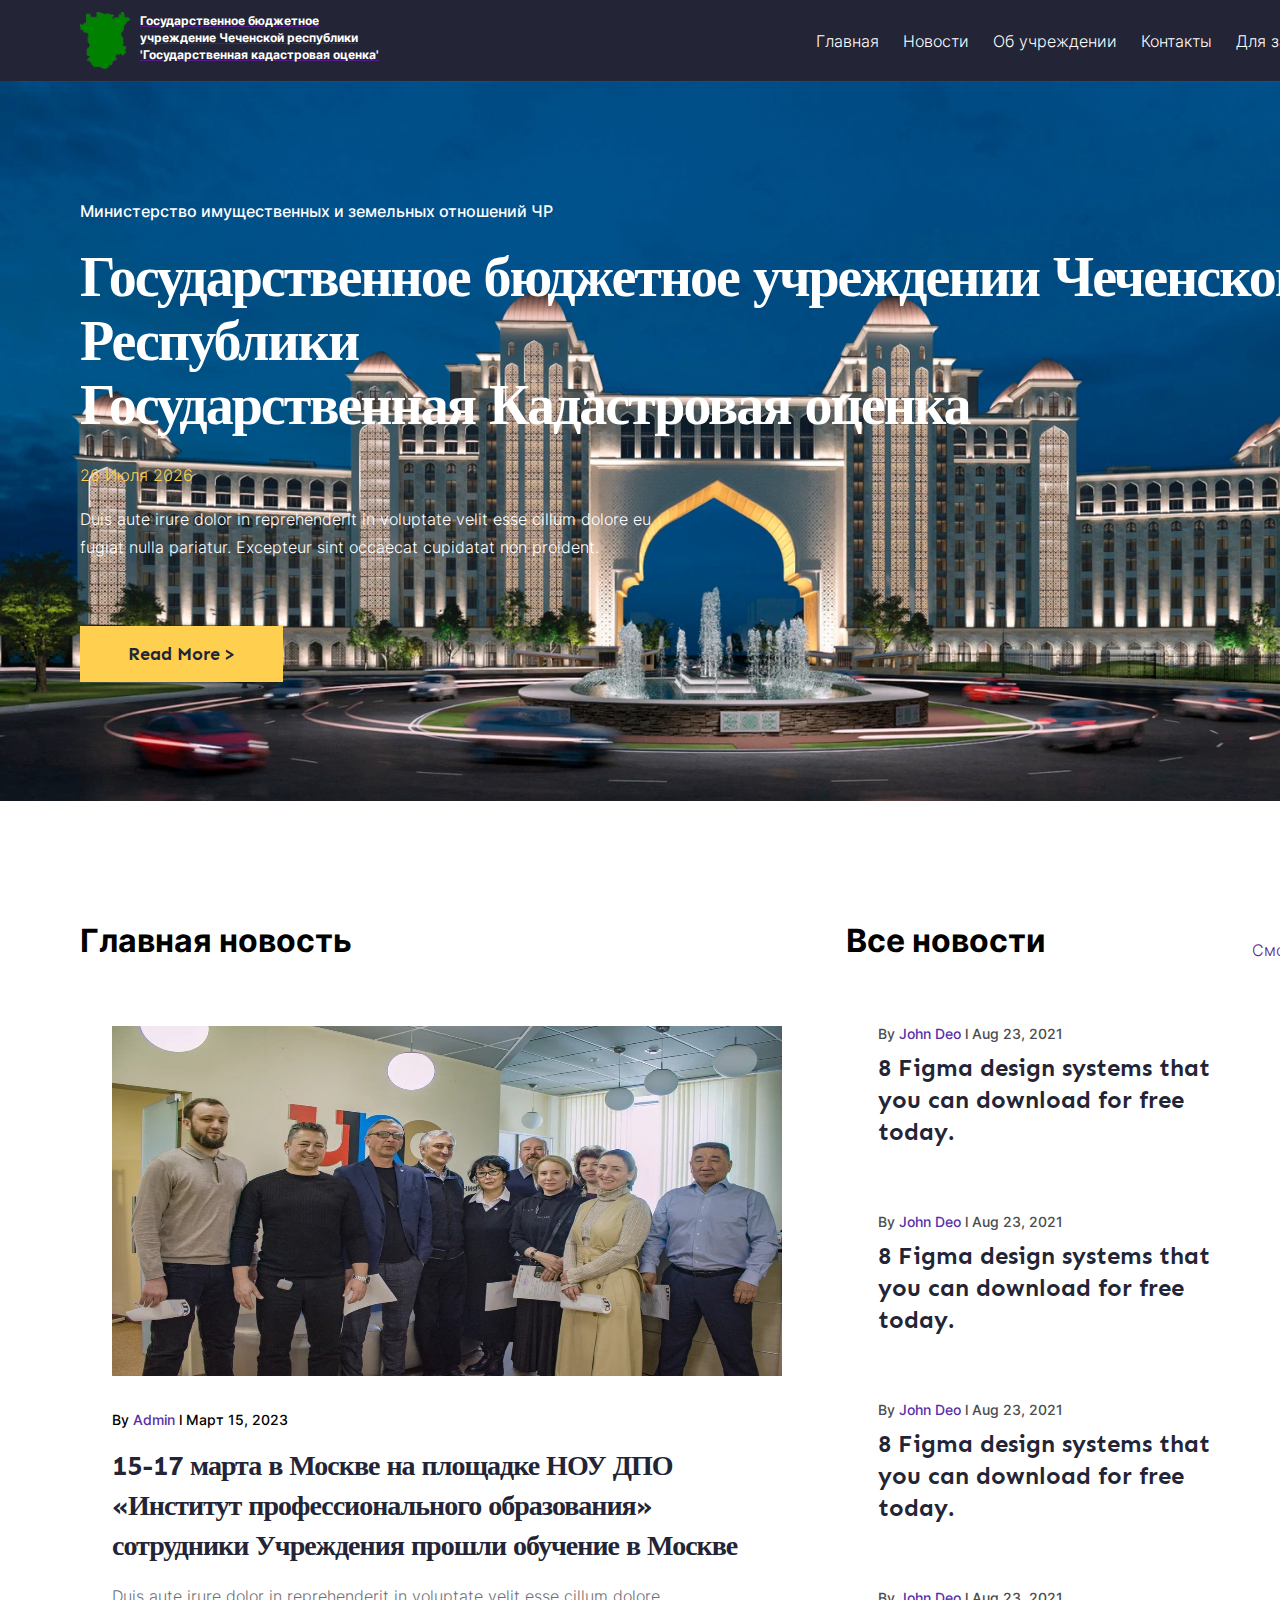
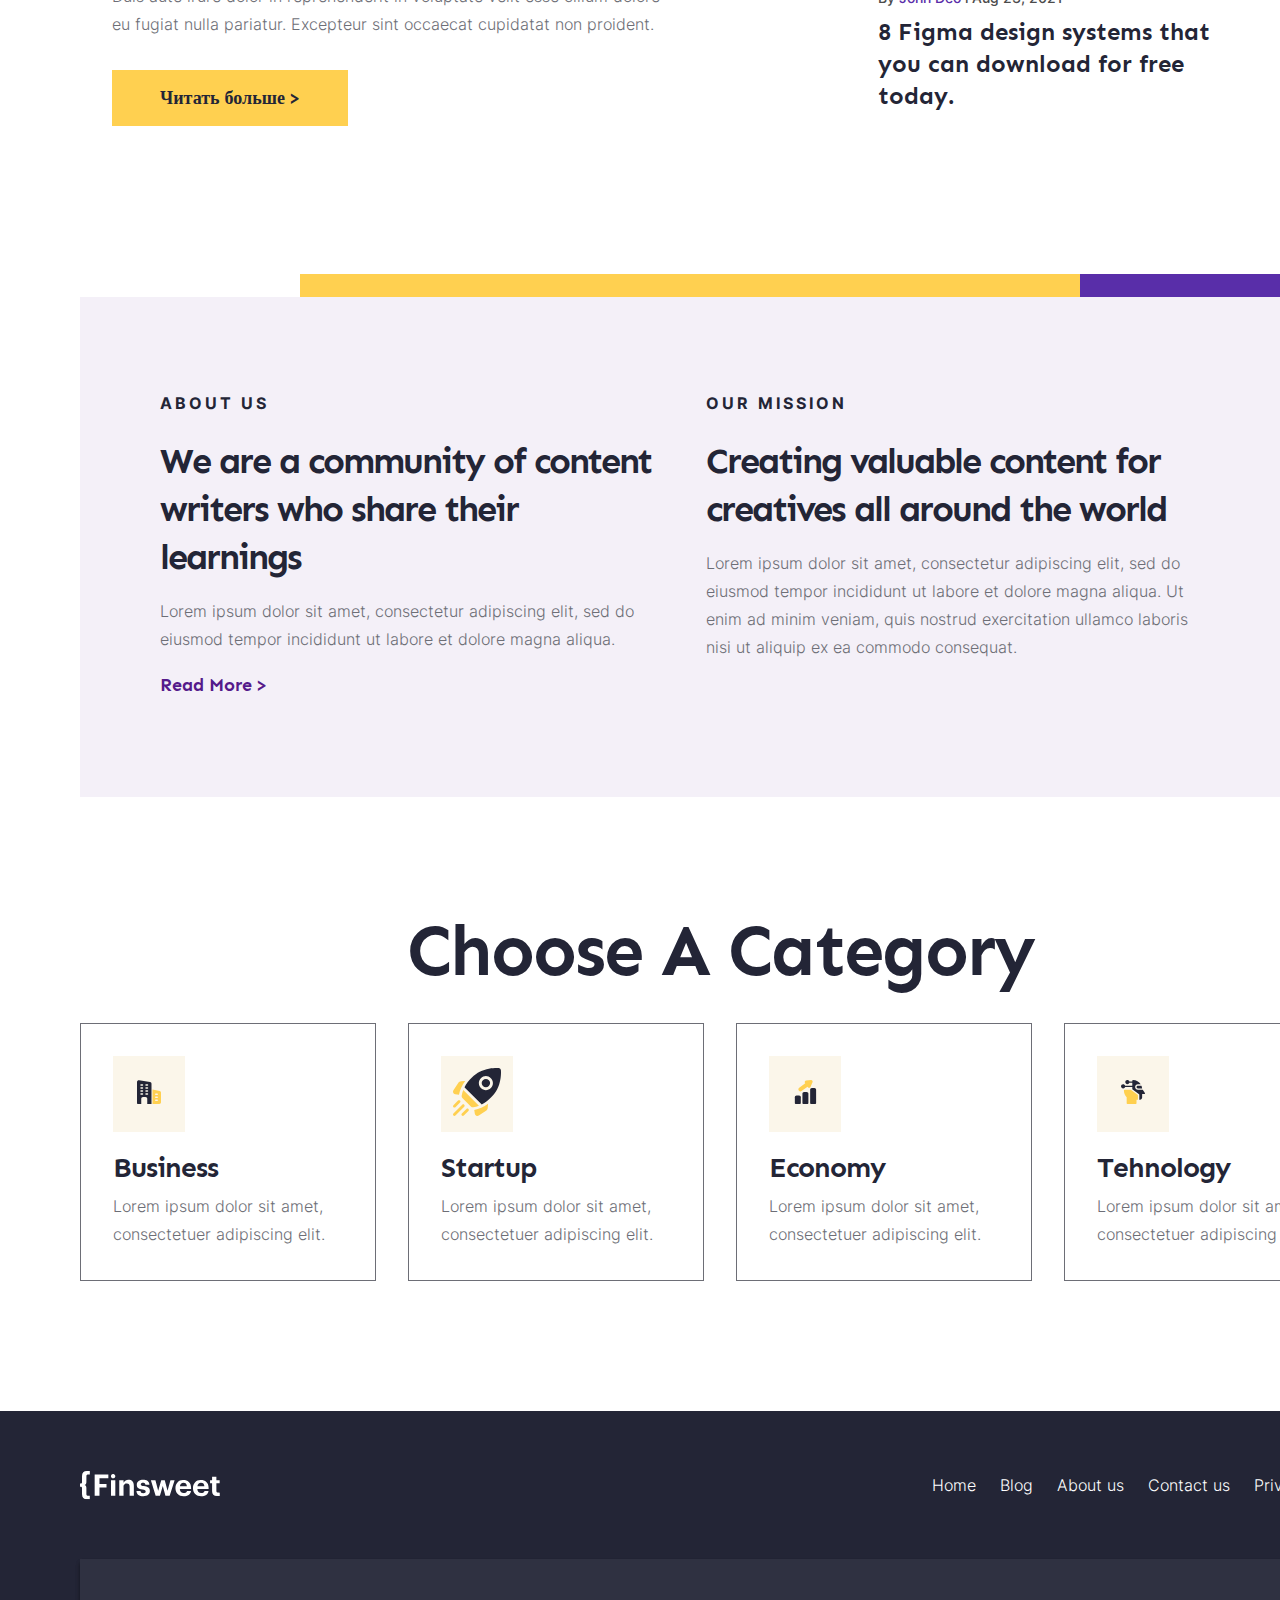
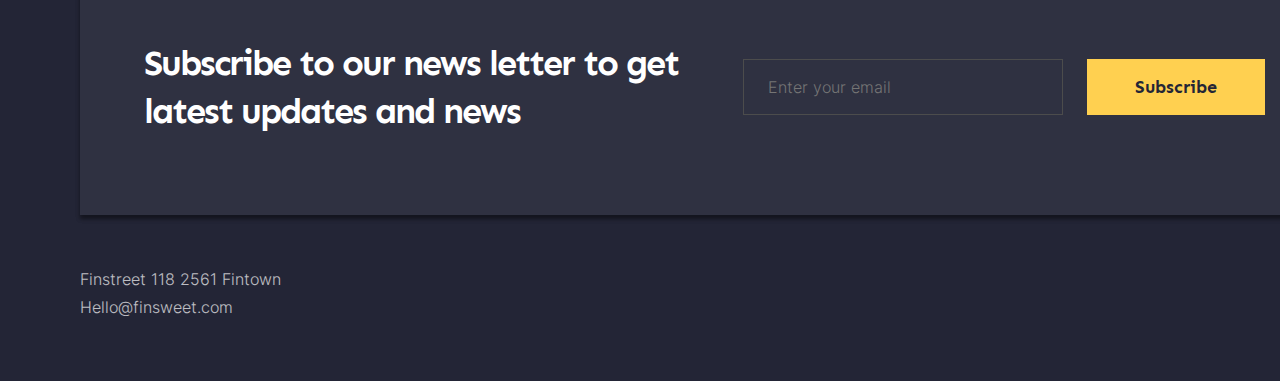
<file: index.html>
<!DOCTYPE html>
<html lang="en">
<head>
    <meta charset="UTF-8">
    <meta name="viewport" content="width=device-width, initial-scale=1.0">
    <link rel="stylesheet" href="fonts/fonts.css">
    <link rel="stylesheet" href="style.css">
    <title>GBU</title>
</head>
<body>
    <div class="container">
        <!----- header -------->
        <div class="header">
            <a href=""><div class="logo">
                <img class="logo__image-cart" src="images/cart.png" alt="#">
                <span>Государственное бюджетное учреждение Чеченской республики <br> 'Государственная кадастровая оценка'</span>
              
            </div></a>
            <div class="navigation">
                <ul class="list">
                    <li class="button__Home"><a href="index.html">Главная</a>
                        <div class="dropDown__menu">
                            <p>first</p>
                            <p>second</p>
                            <p>third</p>
                        </div>
                    </li>
                    <li><a href="blog.html">Новости</a> </li>
                    <li><a href="">Об учреждении</a></li>
                    <li><a href="contacts.html">Контакты</a> </li>
                    <li><a href="contacts.html">Для заявителей</a> </li>
                    <!-- <li class="button"><a href="#">Subscribe</a></li> -->
                </ul>
                
            </div>
        </div>
        
        <!-- main-content ----------->
        <div class="main-content">
            <div class="main-content__wrap">
                <p class="main-content__posted">Министерство имущественных и земельных отношений ЧР</span></p>
                <h1>Государственное бюджетное учреждении Чеченской Республики <br>Государственная Кадастровая оценка</h1>
                <p class="main-content__data"><span class="data"></span> <span class="month"></span> <span class="fullYear"></span> </p>
                <p class="main-content__text">Duis aute irure dolor in reprehenderit in voluptate velit esse cillum dolore eu <br> fugiat nulla pariatur. Excepteur sint occaecat cupidatat non proident.</p>
                <button>Read More ></button>
             </div>
        </div>


        <div class="wrapper">
        <!------POSTS----------->
            <div class="posts">
                <div class="posts__featured">
                    <h1>Главная новость</h1>
                    <div class="featured__content">
                        <img src="images/screenshot_5.jpg" alt="#">
                        <p class="featured__content_data">By <span> Admin </span> l  Март 15, 2023 </p>
                        <p class="featured__content_title">15-17 марта в Москве на площадке НОУ ДПО «Институт профессионального образования» сотрудники Учреждения прошли обучение в Москве</p>
                        <p class="featured__content_text">Duis aute irure dolor in reprehenderit in voluptate velit esse cillum dolore <br>
                             eu fugiat nulla pariatur. Excepteur sint occaecat cupidatat non proident.</p>
                        <div class="featured__content_button"><a href=""> Читать больше > </a></div>
                    </div>
                </div>
                <div class="posts__all_posts">
                    <div class="posts__all_posts_header">
                        <h1>Все новости</h1>
                        <a href=""><span>Смотреть всё</span></a>
                    </div>

                    <div class="column__wrapper">
                        <div class="column">
                            <a href="">
                                <div class="column__data">  By <span>John Deo </span> l Aug 23, 2021 </div>
                                <h1>8 Figma design systems that you can download for free today.</h1>
                            </a>
                        </div>

                        <div class="column">
                            <a href="">
                                <div class="column__data">  By <span>John Deo </span> l Aug 23, 2021 </div>
                                <h1>8 Figma design systems that you can download for free today.</h1>
                            </a>
                        </div>
                        <div class="column">
                            <a href="">
                            <div class="column__data">  By <span>John Deo </span> l Aug 23, 2021 </div>
                            <h1>8 Figma design systems that you can download for free today.</h1>
                            </a>
                        </div>
                        <div class="column">
                            <a href="">
                            <div class="column__data">  By <span>John Deo </span> l Aug 23, 2021 </div>
                            <h1>8 Figma design systems that you can download for free today.</h1>
                            </a>
                        </div>
                    </div>
                </div>
            </div>

            <div class="about__us">
                <div class="about__us_head">
                    <div class="left_side"></div>
                    <div class="right_side"></div>
                </div>
                <div class="about__us__content">
                    <div class="content__left">
                        <p class="content_left_title">ABOUT US</p>
                        <h1>We are a community of content writers who share their learnings</h1>
                        <p class="content_left_text">Lorem ipsum dolor sit amet, consectetur adipiscing elit, sed do eiusmod tempor incididunt ut labore et dolore magna aliqua.</p>
                        <div class="content__left_button"><a href="">Read More ></a></div>
                    </div>

                    <div class="content__left">
                        <p class="content_left_title">OUR MISSION</p>
                        <h1>Creating valuable content for creatives all around the world</h1>
                        <p class="content_left_text">Lorem ipsum dolor sit amet, consectetur adipiscing elit, sed do eiusmod tempor incididunt ut labore et dolore magna aliqua. Ut enim ad minim veniam, quis nostrud exercitation ullamco laboris nisi ut aliquip ex ea commodo consequat.</p>
                        
                    </div>
                    <div class="content__right"></div>
                </div>
            </div>

            <div class="category">
                <div class="category__title"><h1>Choose A Category</h1></div>
                <div class="category__wrapper">
                    <div class="category__wrapper_column">
                        <div class="column_icon"><img src="images/business-icon.svg" alt=""></div>
                        <h1>Business</h1>
                        <p>Lorem ipsum dolor sit amet, consectetuer adipiscing elit.</p>
                    </div>
                    <div class="category__wrapper_column">
                        <div class="column_icon"><img src="images/startup-icon.svg" alt=""></div>
                        <h1>Startup</h1>
                        <p>Lorem ipsum dolor sit amet, consectetuer adipiscing elit.</p>
                    </div>
                    <div class="category__wrapper_column">
                        <div class="column_icon"><img src="images/economy-icon.svg" alt=""></div>
                        <h1>Economy</h1>
                        <p>Lorem ipsum dolor sit amet, consectetuer adipiscing elit.</p>
                    </div>
                    <div class="category__wrapper_column">
                        <div class="column_icon"><img src="images/tehnology-icon.svg" alt=""></div>
                        <h1>Tehnology</h1>
                        <p>Lorem ipsum dolor sit amet, consectetuer adipiscing elit.</p>
                    </div>
                   
                    
                </div>
            </div>


            

        </div>

        <div class="footer">
            <div class="footer-header">
                <div class="footer-header_logo"><img src="images/Logo.svg" alt=""></div>
                <div class="footer-header_menu">
                    <ul class="footer-list">
                        <li><a href="index.html">Home</a></li>
                        <li><a href="blog.html"> Blog</a></li>
                        <li><a href="#">About us</a></li> 
                        <li><a href="contacts.html"> Contact us</a></li>
                        <li><a href="privacy_Policy.html"> Privacy Policy</a></li>
                    </ul>
                </div>
            </div>
            <div class="footer-form">
                <div class="footer-form__title">
                    <h1>
                        Subscribe to our news letter to get latest updates and news
                    </h1>
                </div>
                <div class="footer-form__input">
                    <input type="text" placeholder="Enter your email">
                    <div class="footer-form__button">Subscribe</div>
                </div>
            </div>

            <div class="footer-contacts">
                <div class="footer-contacts__addres">
                    <p>Finstreet 118 2561 Fintown</p>
                    <p>Hello@finsweet.com  </p>
                </div>
            </div>

        </div>
    </div>
    <script src="script.js"></script>
</body>
</html>
</file>
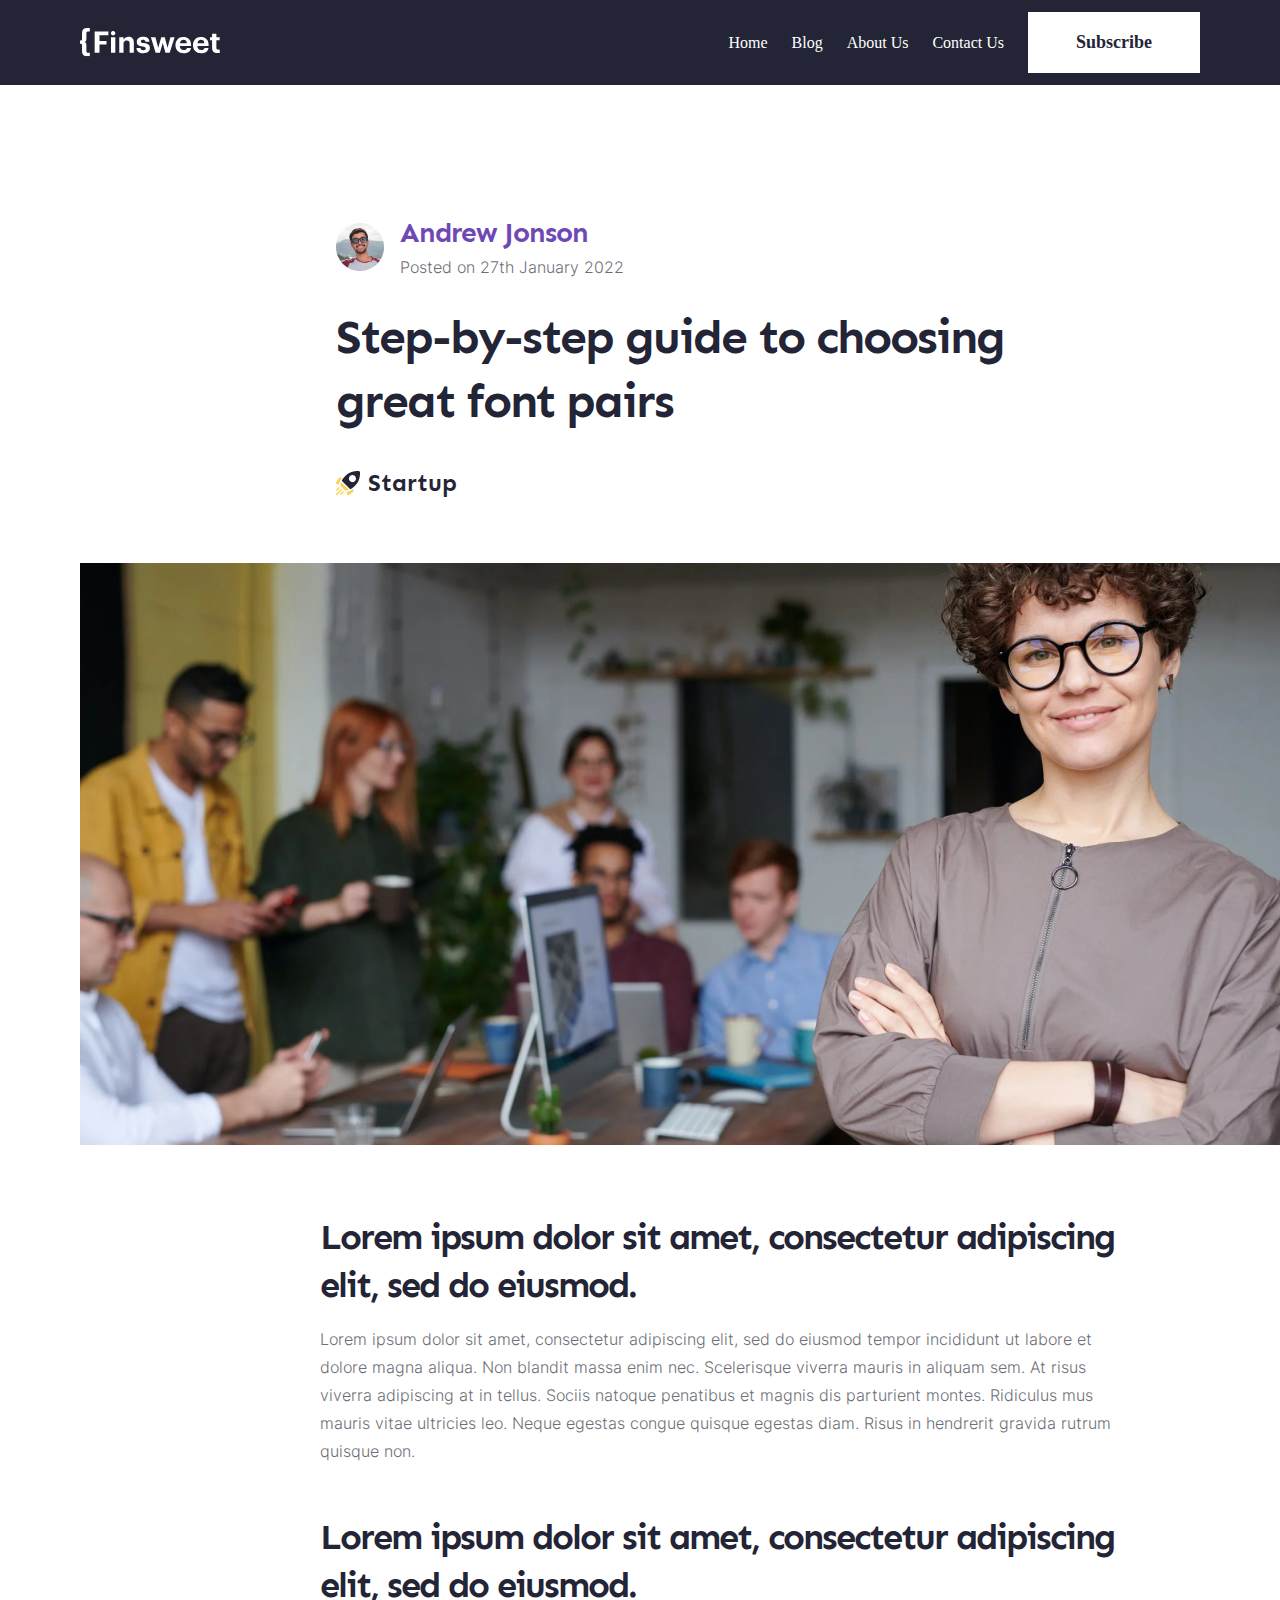
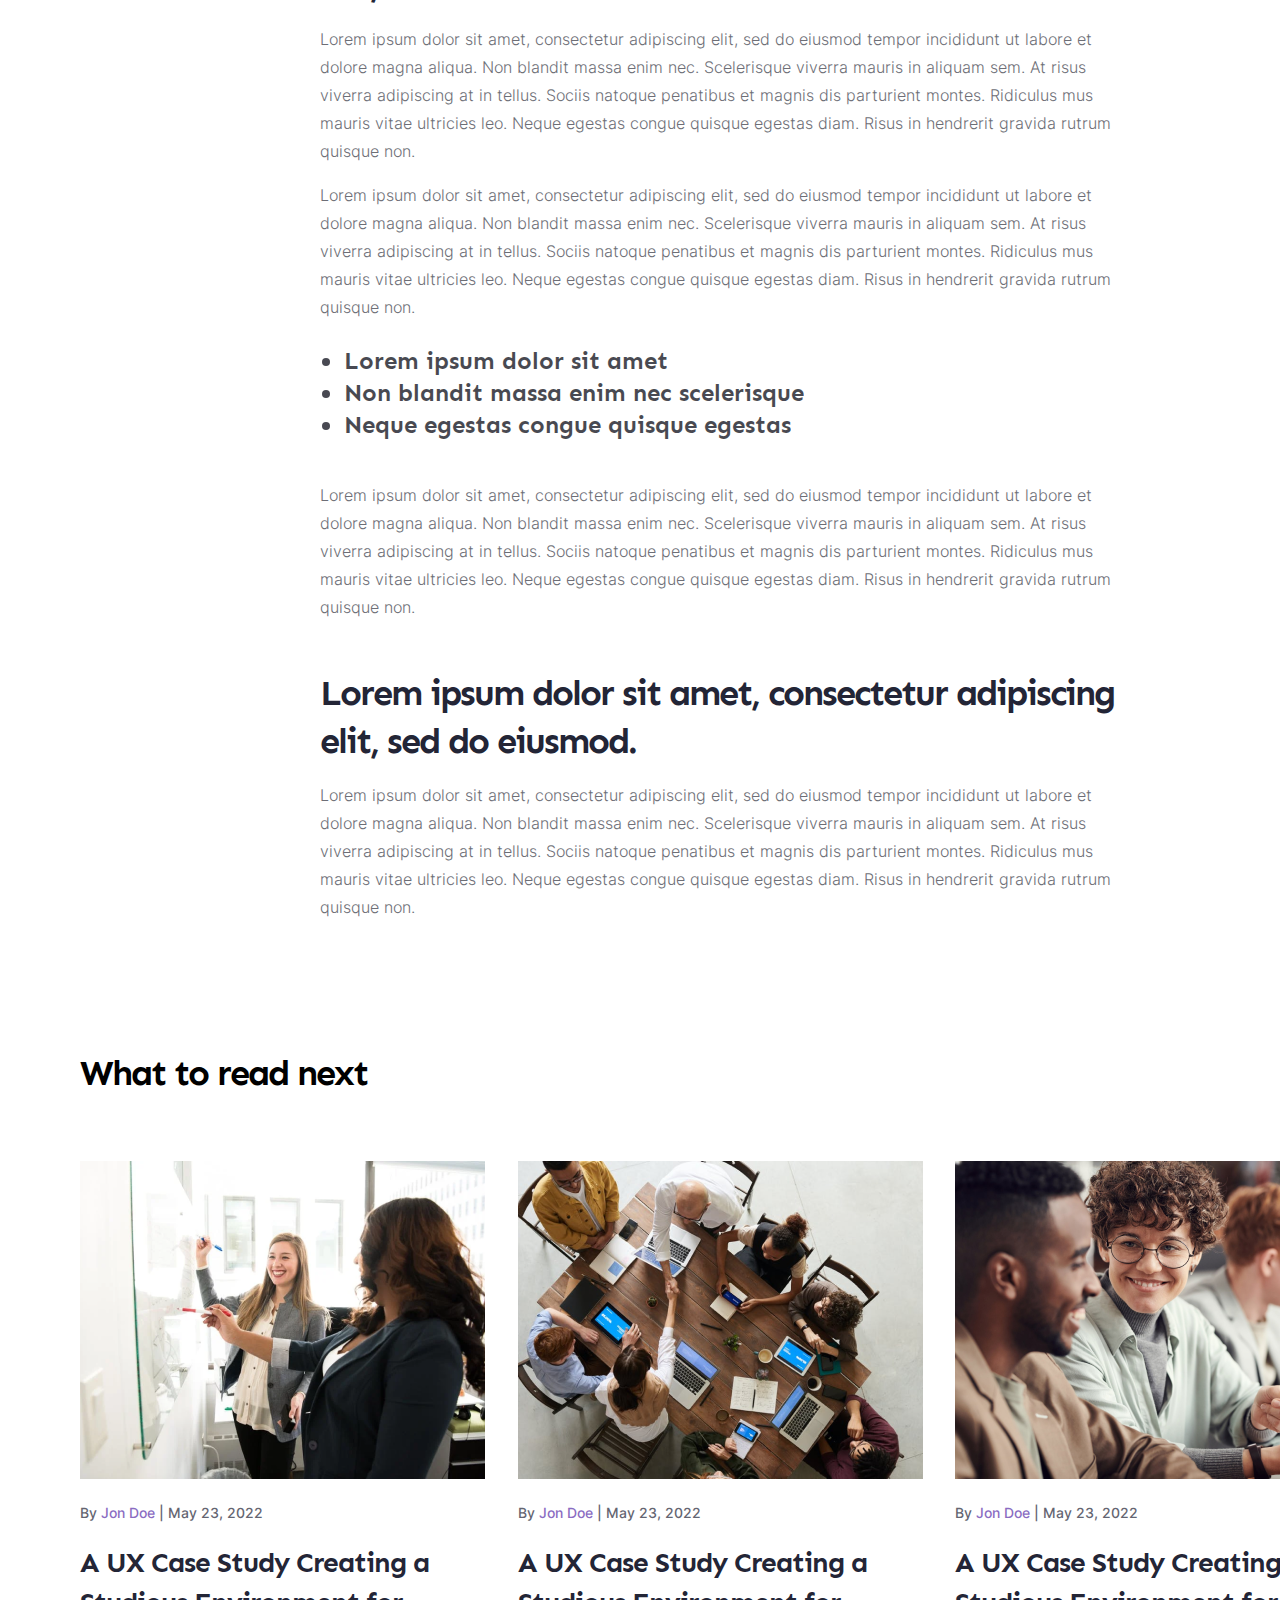
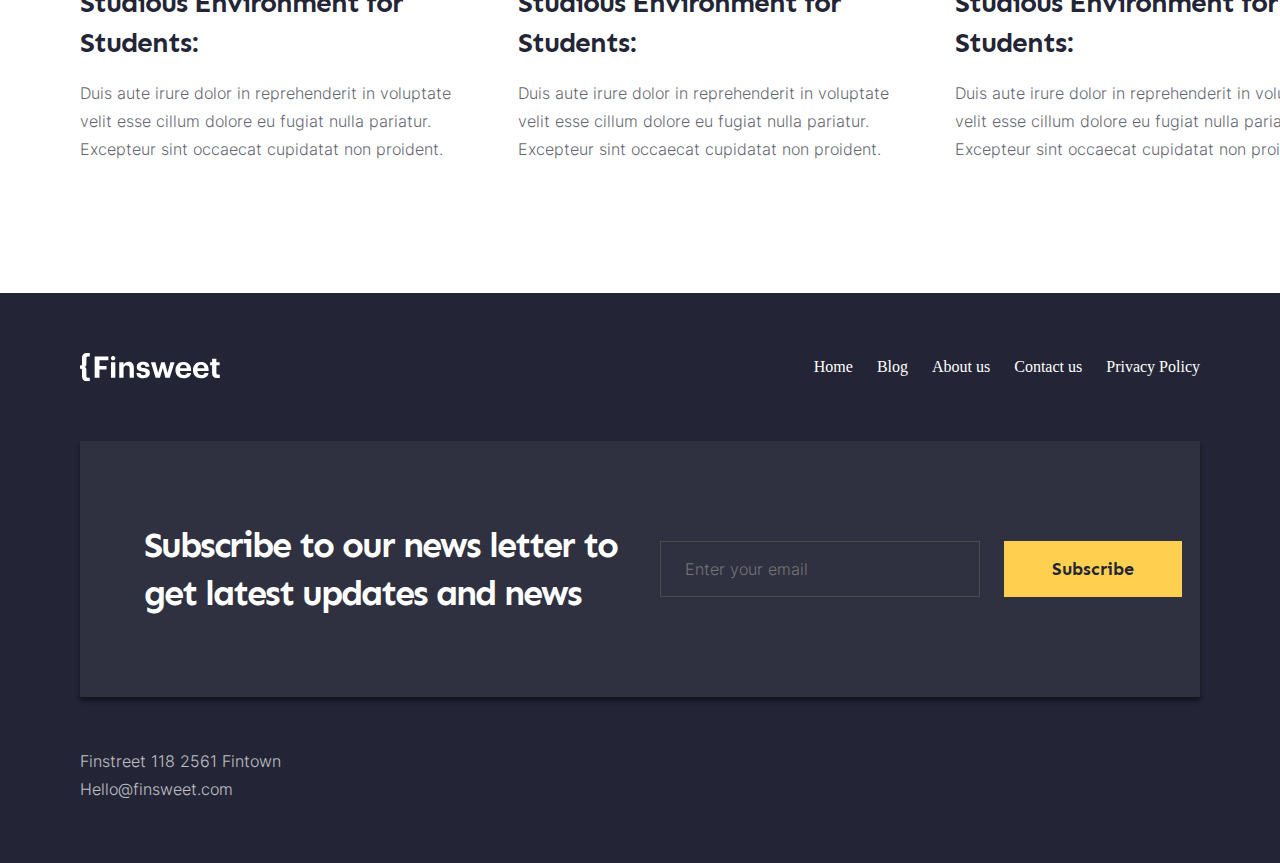
<file: Blog-post.html>
<!DOCTYPE html>
<html lang="en">
<head>
    <meta charset="UTF-8">
    <meta name="viewport" content="width=device-width, initial-scale=1.0">
    <link rel="stylesheet" href="fonts/fonts.css">
    <link rel="stylesheet" href="style.css">
    <title>GBU</title>
</head>
</head>
<body>
    
    <div class="header">
        <div class="logo"><img src="images/Logo.svg" alt="#"></div>
        <div class="navigation">
            <ul class="list">
                <li><a href="index.html">Home</a></li>
                <li><a href="blog.html">Blog</a> </li>
                <li><a href=""> About Us</a></li>
                <li><a href="contacts.html">Contact Us</a> </li>
                <li class="button"><a href="#"> Subscribe</a></li>
            </ul>
        </div>
    </div>
    <div class="container">
    <div class="post-info">
            
            <div class="author">
                <img src="images/blog-post-author.png" alt="#">
                <div>
                    <p class="author-name">Andrew Jonson</p>
                    <p>Posted on 27th January 2022</p>
                </div>
            </div>
            <h1>Step-by-step guide to choosing great font pairs</h1>
            <div class="post-subtitle">
                <img src="images/blog-post-icon.png" alt="">
                <span>Startup</span>
            </div>
    </div>

    <div class="post-bigImage">
        <img src="images/blog-post-image.png" alt="">
    </div>

    <div class="post-description">
        <h1>Lorem ipsum dolor sit amet, consectetur adipiscing elit, sed do eiusmod.</h1>
        <p>Lorem ipsum dolor sit amet, consectetur adipiscing elit, sed do eiusmod tempor incididunt ut labore et dolore magna aliqua. Non blandit massa enim nec. Scelerisque viverra mauris in aliquam sem. At risus viverra adipiscing at in tellus. Sociis natoque penatibus et magnis dis parturient montes. Ridiculus mus mauris vitae ultricies leo. Neque egestas congue quisque egestas diam. Risus in hendrerit gravida rutrum quisque non.</p>

        <h1>Lorem ipsum dolor sit amet, consectetur adipiscing elit, sed do eiusmod.</h1>
        <p>Lorem ipsum dolor sit amet, consectetur adipiscing elit, sed do eiusmod tempor incididunt ut labore et dolore magna aliqua. Non blandit massa enim nec. Scelerisque viverra mauris in aliquam sem. At risus viverra adipiscing at in tellus. Sociis natoque penatibus et magnis dis parturient montes. Ridiculus mus mauris vitae ultricies leo. Neque egestas congue quisque egestas diam. Risus in hendrerit gravida rutrum quisque non.</p>
        <p>Lorem ipsum dolor sit amet, consectetur adipiscing elit, sed do eiusmod tempor incididunt ut labore et dolore magna aliqua. Non blandit massa enim nec. Scelerisque viverra mauris in aliquam sem. At risus viverra adipiscing at in tellus. Sociis natoque penatibus et magnis dis parturient montes. Ridiculus mus mauris vitae ultricies leo. Neque egestas congue quisque egestas diam. Risus in hendrerit gravida rutrum quisque non.</p>

        <ul class="post-description__list">
            <li>Lorem ipsum dolor sit amet</li>
            <li>Non blandit massa enim nec scelerisque</li>
            <li>Neque egestas congue quisque egestas</li>
        </ul>

        <p>Lorem ipsum dolor sit amet, consectetur adipiscing elit, sed do eiusmod tempor incididunt ut labore et dolore magna aliqua. Non blandit massa enim nec. Scelerisque viverra mauris in aliquam sem. At risus viverra adipiscing at in tellus. Sociis natoque penatibus et magnis dis parturient montes. Ridiculus mus mauris vitae ultricies leo. Neque egestas congue quisque egestas diam. Risus in hendrerit gravida rutrum quisque non.</p>

        <h1>Lorem ipsum dolor sit amet, consectetur adipiscing elit, sed do eiusmod.</h1>
        <p>Lorem ipsum dolor sit amet, consectetur adipiscing elit, sed do eiusmod tempor incididunt ut labore et dolore magna aliqua. Non blandit massa enim nec. Scelerisque viverra mauris in aliquam sem. At risus viverra adipiscing at in tellus. Sociis natoque penatibus et magnis dis parturient montes. Ridiculus mus mauris vitae ultricies leo. Neque egestas congue quisque egestas diam. Risus in hendrerit gravida rutrum quisque non.</p>

    </div>

    <div class="what-next">
        <h1 class="what-next__title">What to read next</h1>
        <div class="what-next__wrapper">
            <div class="what-next__column">
                <img src="images/blog-post-whatNext-image.png" alt="#">
                <p class="what-next__column_data">By <span> Jon Doe</span> | May 23, 2022</p>
                <h1>A UX Case Study Creating a Studious Environment for Students:</h1>
                <p>Duis aute irure dolor in reprehenderit in voluptate velit esse cillum dolore eu fugiat nulla pariatur. Excepteur sint occaecat cupidatat non proident.</p>
            </div>
            <div class="what-next__column">
                <img src="images/blog-post-whatNext-image2.png" alt="#">
                <p class="what-next__column_data">By <span> Jon Doe</span> | May 23, 2022</p>
                <h1>A UX Case Study Creating a Studious Environment for Students:</h1>
                <p>Duis aute irure dolor in reprehenderit in voluptate velit esse cillum dolore eu fugiat nulla pariatur. Excepteur sint occaecat cupidatat non proident.</p>
            </div>
            <div class="what-next__column">
                <img src="images/blog-post-whatNext-image3.png" alt="#">
                <p class="what-next__column_data">By <span> Jon Doe</span> | May 23, 2022</p>
                <h1>A UX Case Study Creating a Studious Environment for Students:</h1>
                <p>Duis aute irure dolor in reprehenderit in voluptate velit esse cillum dolore eu fugiat nulla pariatur. Excepteur sint occaecat cupidatat non proident.</p>
            </div>
        </div>
    </div>
</div>
<div class="footer">
    <div class="footer-header">
        <div class="footer-header_logo"><img src="images/Logo.svg" alt=""></div>
        <div class="footer-header_menu">
            <ul class="footer-list">
                <li><a href="index.html">Home</a></li>
                <li><a href="blog.html">Blog</a></li>
                <li><a href="#">About us</a></li> 
                <li><a href="contacts.html">Contact us</a></li>
                <li><a href="privacy_Policy.html">Privacy Policy</a></li>
            </ul>
        </div>
    </div>
    <div class="footer-form">
        <div class="footer-form__title">
            <h1>
                Subscribe to our news letter to get latest updates and news
            </h1>
        </div>
        <div class="footer-form__input">
            <input type="text" placeholder="Enter your email">
            <div class="footer-form__button">Subscribe</div>
        </div>
    </div>

    <div class="footer-contacts">
        <div class="footer-contacts__addres">
            <p>Finstreet 118 2561 Fintown</p>
            <p>Hello@finsweet.com  </p>
        </div>
    </div>

</div>
</body>
</html>
</file>
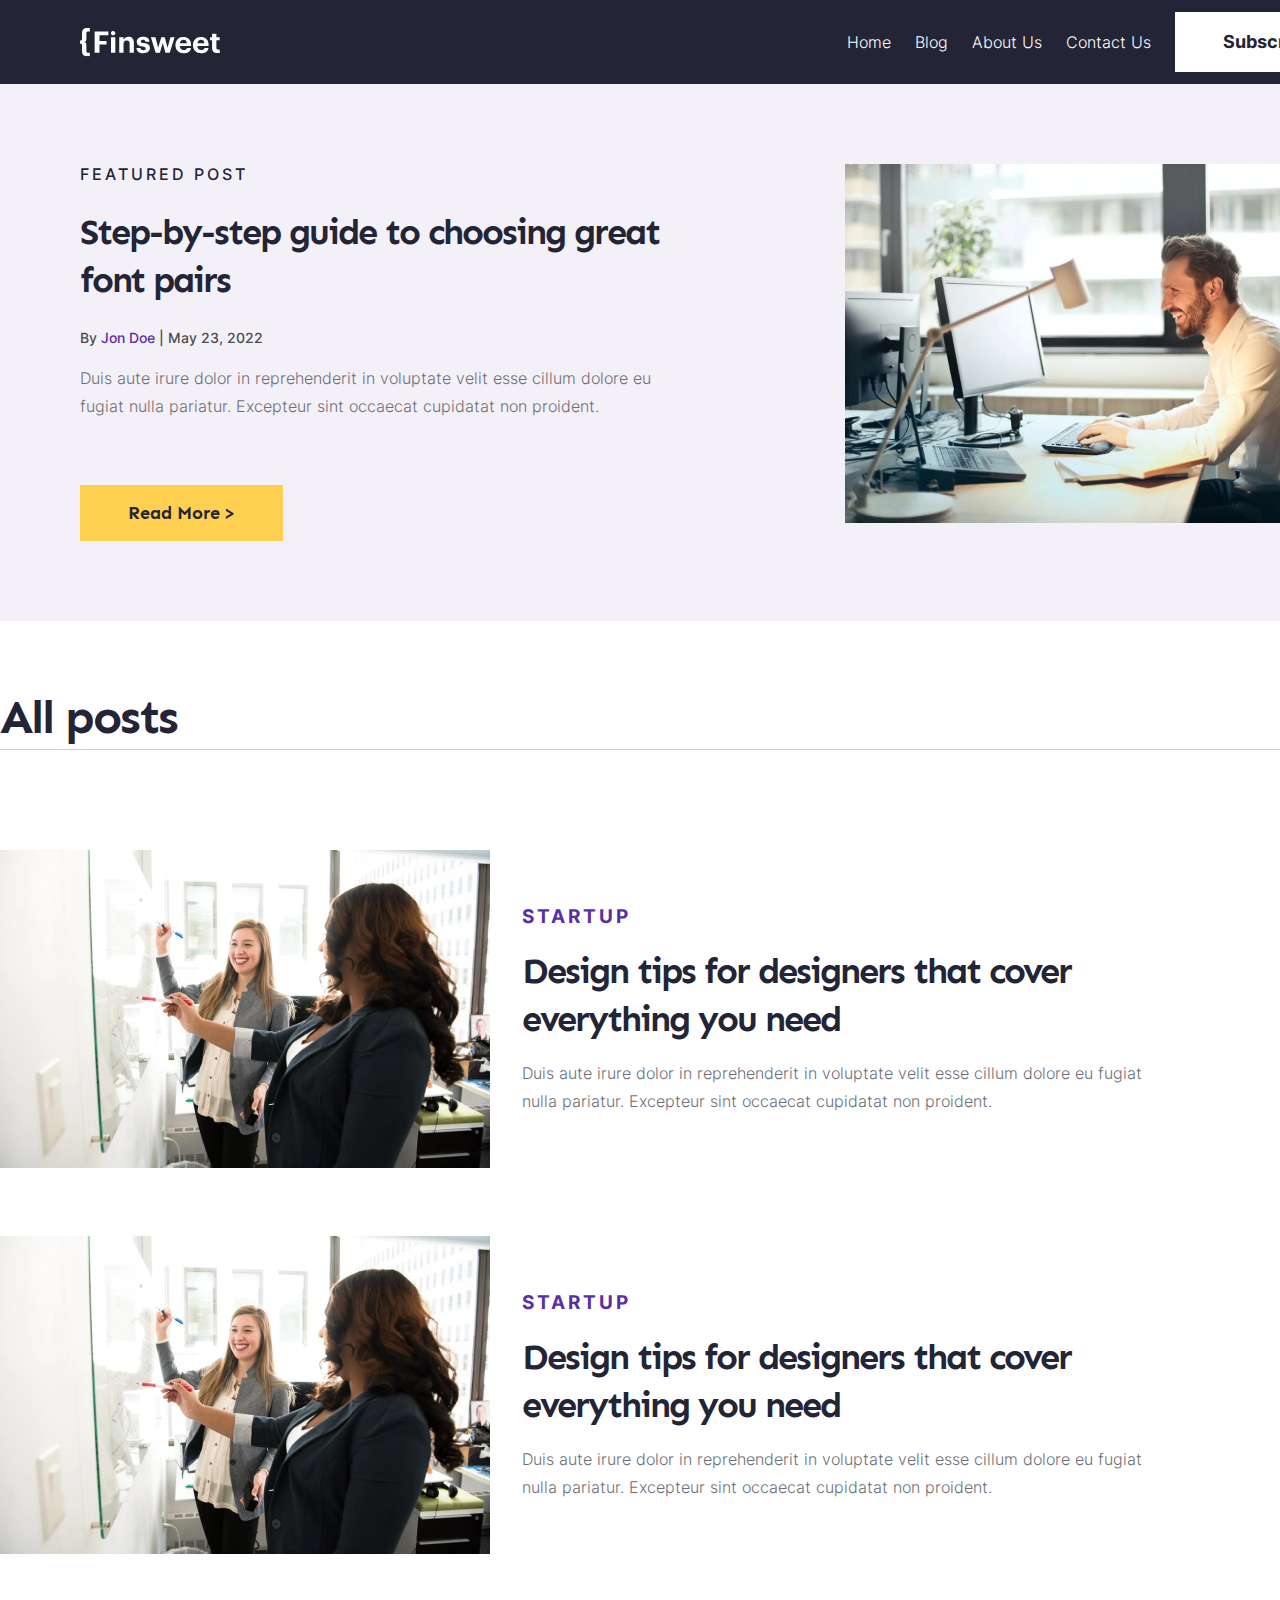
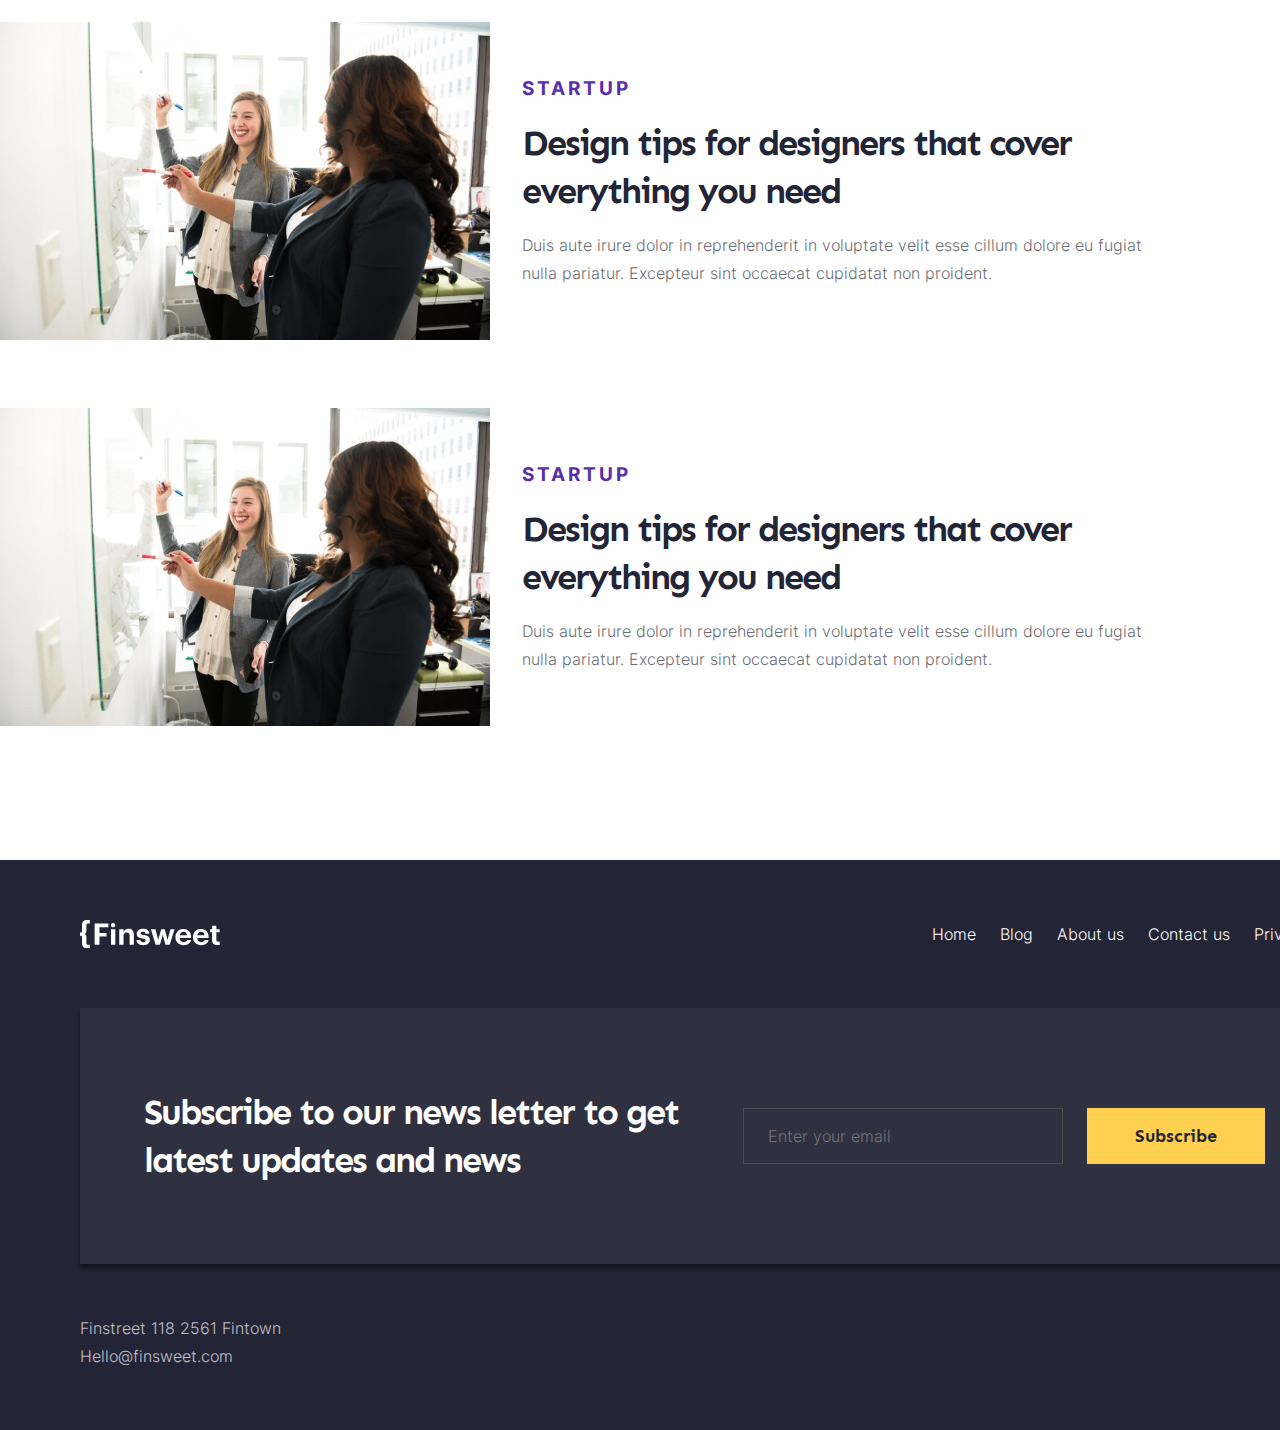
<file: blog.html>
<!DOCTYPE html>
<html lang="en">
<head>
    <meta charset="UTF-8">
    <meta name="viewport" content="width=device-width, initial-scale=1.0">
    <link rel="stylesheet" href="fonts/fonts.css">
    <link rel="stylesheet" href="style.css">
    <title>BLOG</title>
</head>
<body>
    <div class="container">
        <div class="header">
            <div class="logo"><img src="images/Logo.svg" alt="#"></div>
            <div class="navigation">
                <ul class="list">
                    <li> <a href="index.html">Home</a></li>
                    <li><a href="blog.html">Blog</a> </li>
                    <li><a href=""> About Us</a></li>
                    <li><a href="contacts.html">Contact Us</a> </li>
                    <li class="button"><a href="#"> Subscribe</a></li>
                </ul>
            </div>
        </div>
    

    <div class="main-content main-content__BLOG">
        <div class="main-content__wrap main-content__wrap_BLOG">
            <div class="main-content__leftSide">
                <p class="main-content__posted">Featured Post</p>
                <h1>Step-by-step guide to choosing great <br> font pairs</h1>
                <p class="main-content__data">By <span> Jon Doe</span> | May 23, 2022</p>
                <p class="main-content__text">Duis aute irure dolor in reprehenderit in voluptate velit esse cillum dolore eu <br> fugiat nulla pariatur. Excepteur sint occaecat cupidatat non proident.</p>
                <button>Read More ></button>
            </div>

            <div class="main-content__image">
                <img src="images/blog-mainContent-image.png" alt="">
            </div>

        </div>
    </div>

    <div class="posts_wrapper">
        <div class="posts_title">All posts</div>
        <div class="posts_title__line"></div>
        <div class="posts_column">
            <div class="posts_column__image">
                <img src="images/post-column-image.png" alt="">
            </div>
            <div class="posts_column__content">
                <h3>Startup</h3>
                <h1>Design tips for designers that cover everything you need</h1>
                <p>
                    Duis aute irure dolor in reprehenderit in voluptate velit esse cillum dolore eu fugiat nulla pariatur. Excepteur sint occaecat cupidatat non proident. 
                </p>
            </div>
        </div>

        <div class="posts_column">
            <div class="posts_column__image">
                <img src="images/post-column-image.png" alt="">
            </div>
            <div class="posts_column__content">
                <h3>Startup</h3>
                <h1>Design tips for designers that cover everything you need</h1>
                <p>
                    Duis aute irure dolor in reprehenderit in voluptate velit esse cillum dolore eu fugiat nulla pariatur. Excepteur sint occaecat cupidatat non proident. 
                </p>
            </div>
        </div>
        <div class="posts_column">
            <div class="posts_column__image">
                <img src="images/post-column-image.png" alt="">
            </div>
            <div class="posts_column__content">
                <h3>Startup</h3>
                <h1>Design tips for designers that cover everything you need</h1>
                <p>
                    Duis aute irure dolor in reprehenderit in voluptate velit esse cillum dolore eu fugiat nulla pariatur. Excepteur sint occaecat cupidatat non proident. 
                </p>
            </div>
        </div>
        <div class="posts_column">
            <div class="posts_column__image">
                <img src="images/post-column-image.png" alt="">
            </div>
            <div class="posts_column__content">
                <h3>Startup</h3>
                <h1>Design tips for designers that cover everything you need</h1>
                <p>
                    Duis aute irure dolor in reprehenderit in voluptate velit esse cillum dolore eu fugiat nulla pariatur. Excepteur sint occaecat cupidatat non proident. 
                </p>
            </div>
        </div>
    </div>

    <div class="footer">
        <div class="footer-header">
            <div class="footer-header_logo"><img src="images/Logo.svg" alt=""></div>
            <div class="footer-header_menu">
                <ul class="footer-list">
                    <li><a href="index.html">Home</a></li>
                    <li><a href="blog.html"> Blog</a></li>
                    <li><a href="#"> About us</a></li> 
                    <li><a href="contacts.html"> Contact us</a></li>
                    <li><a href="privacy_Policy.html"> Privacy Policy</a></li>
                </ul>
            </div>
        </div>
        <div class="footer-form">
            <div class="footer-form__title">
                <h1>
                    Subscribe to our news letter to get latest updates and news
                </h1>
            </div>
            <div class="footer-form__input">
                <input type="text" placeholder="Enter your email">
                <div class="footer-form__button">Subscribe</div>
            </div>
        </div>

        <div class="footer-contacts">
            <div class="footer-contacts__addres">
                <p>Finstreet 118 2561 Fintown</p>
                <p>Hello@finsweet.com  </p>
            </div>
        </div>

    </div>
</div>
</body>
</html>
</file>
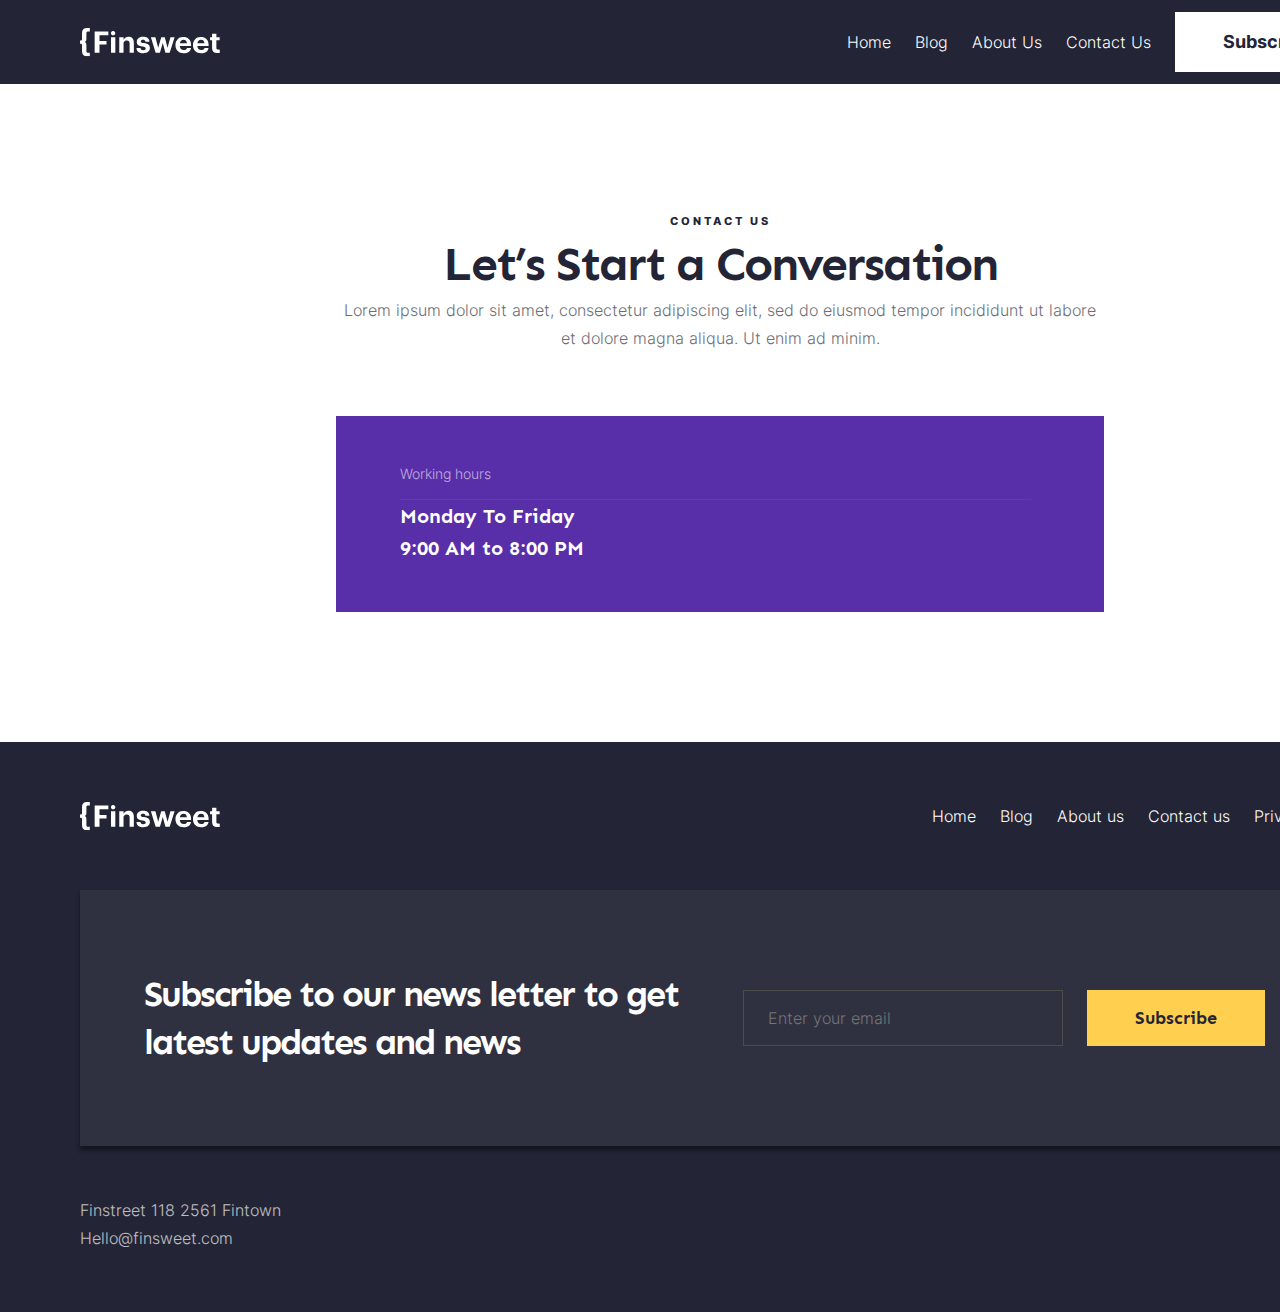
<file: contacts.html>
<!DOCTYPE html>
<html lang="en">
<head>
    <meta charset="UTF-8">
    <meta name="viewport" content="width=device-width, initial-scale=1.0">
    <link rel="stylesheet" href="fonts/fonts.css">
    <link rel="stylesheet" href="style.css">
    <title>Contact</title>
</head>
<body>
    <div class="container">
        <div class="header">
            <div class="logo"><img src="images/Logo.svg" alt="#"></div>
            <div class="navigation">
                <ul class="list">
                    <li><a href="index.html">Home</a></li>
                    <li><a href="blog.html">Blog</a> </li>
                    <li><a href="">About Us</a></li>
                    <li><a href="contacts.html">Contact Us</a> </li>
                    <li class="button"><a href="#"> Subscribe</a></li>
                </ul>
            </div>
        </div> 

        <div class="contact__content">
            <h6>Contact us</h6>
            <h1>Let’s Start a Conversation</h1>
            <p class="contact__content_text">Lorem ipsum dolor sit amet, consectetur adipiscing elit, sed do eiusmod tempor incididunt ut labore et dolore magna aliqua. Ut enim ad minim.</p>
            <div class="contact__info">
                <div class="workingHours">
                    <div class="workingHours_head">Working hours <div class="workingHours_line"></div> </div>
                    <p class="contact__days">Monday To Friday</p>
                    <p class="contact__days">9:00 AM to 8:00 PM</p>
                </div>
                <div class="email"></div>
            </div>
        </div>

        <div class="footer">
            <div class="footer-header">
                <div class="footer-header_logo"><img src="images/Logo.svg" alt=""></div>
                <div class="footer-header_menu">
                    <ul class="footer-list">
                        <li><a href="index.html">Home</a></li>
                        <li><a href="blog.html"> Blog</a></li>
                        <li><a href="#"> About us</a></li> 
                        <li><a href="contacts.html"> Contact us</a></li>
                        <li><a href="privacy_Policy.html"> Privacy Policy</a></li>
                    </ul>
                </div>
            </div>
            <div class="footer-form">
                <div class="footer-form__title">
                    <h1>
                        Subscribe to our news letter to get latest updates and news
                    </h1>
                </div>
                <div class="footer-form__input">
                    <input type="text" placeholder="Enter your email">
                    <div class="footer-form__button">Subscribe</div>
                </div>
            </div>

            <div class="footer-contacts">
                <div class="footer-contacts__addres">
                    <p>Finstreet 118 2561 Fintown</p>
                    <p>Hello@finsweet.com  </p>
                </div>
            </div>

        </div>
    </div>
</body>
</html>
</file>
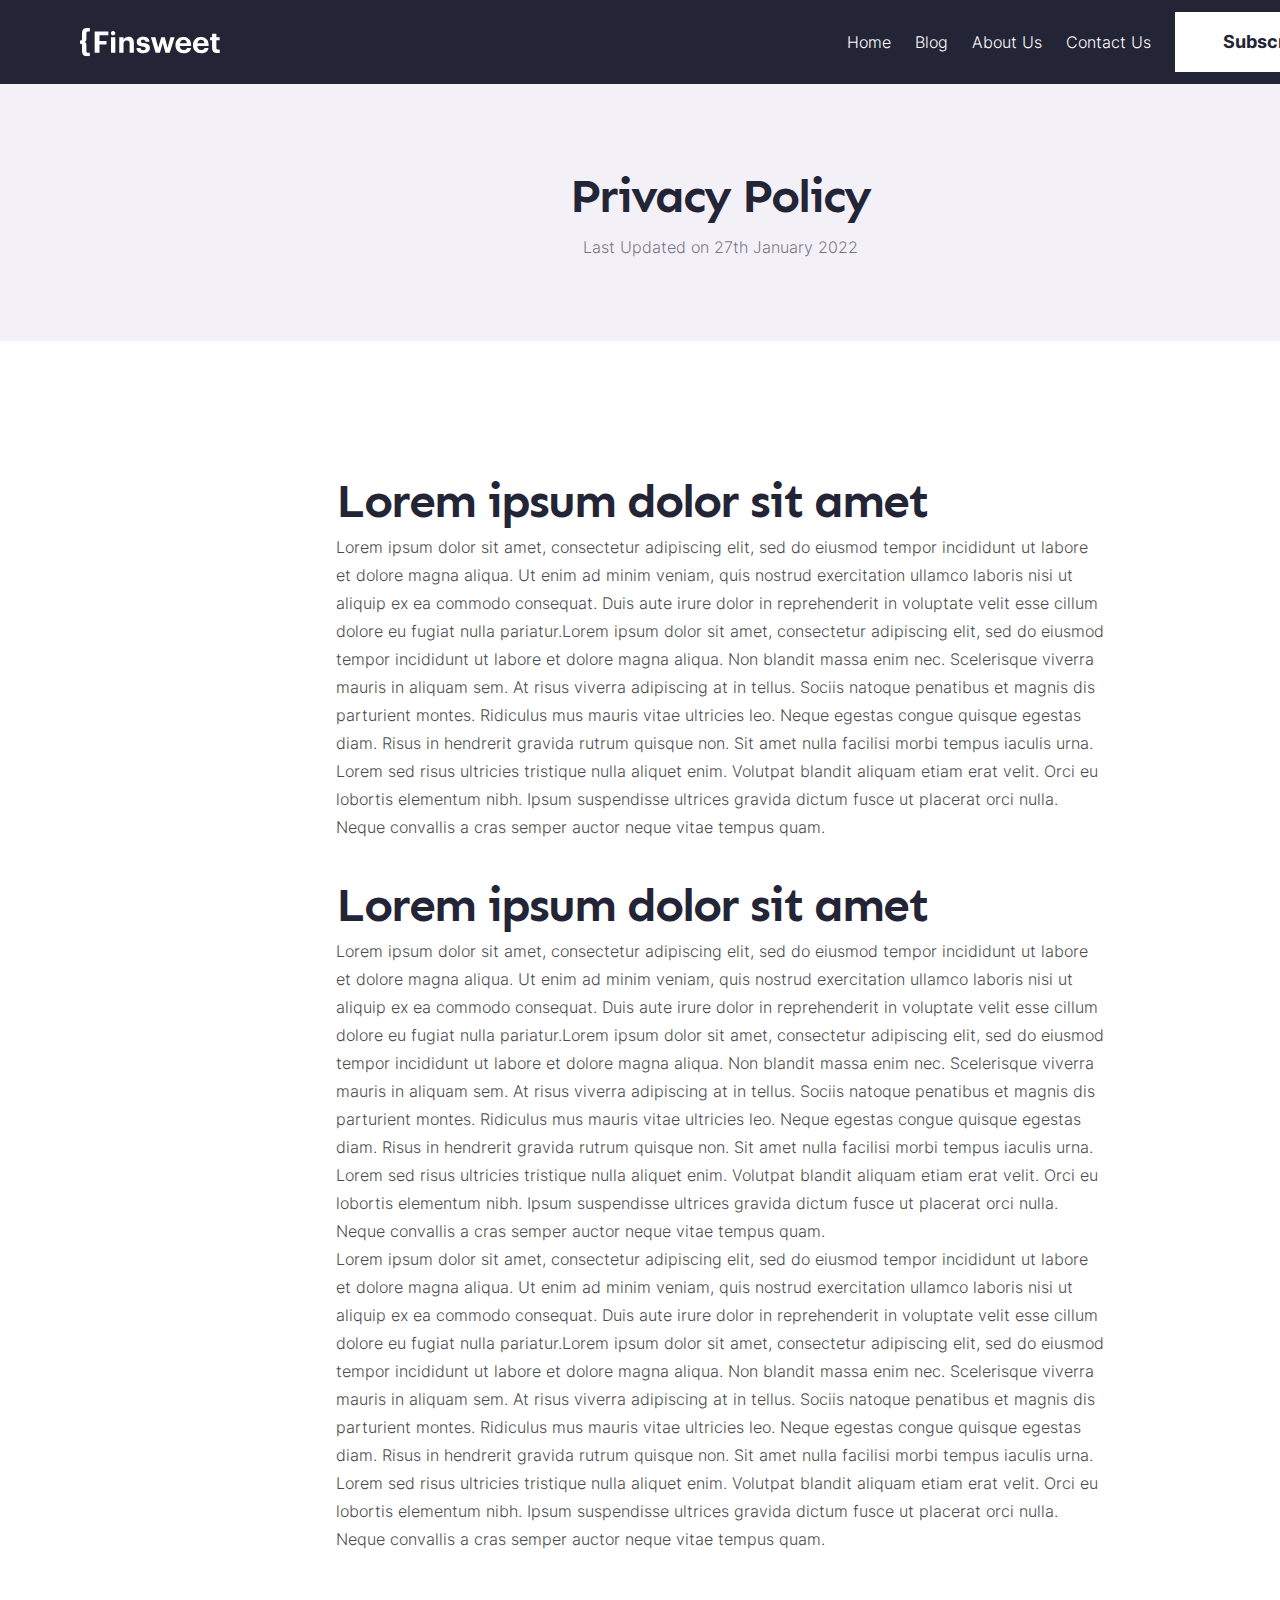
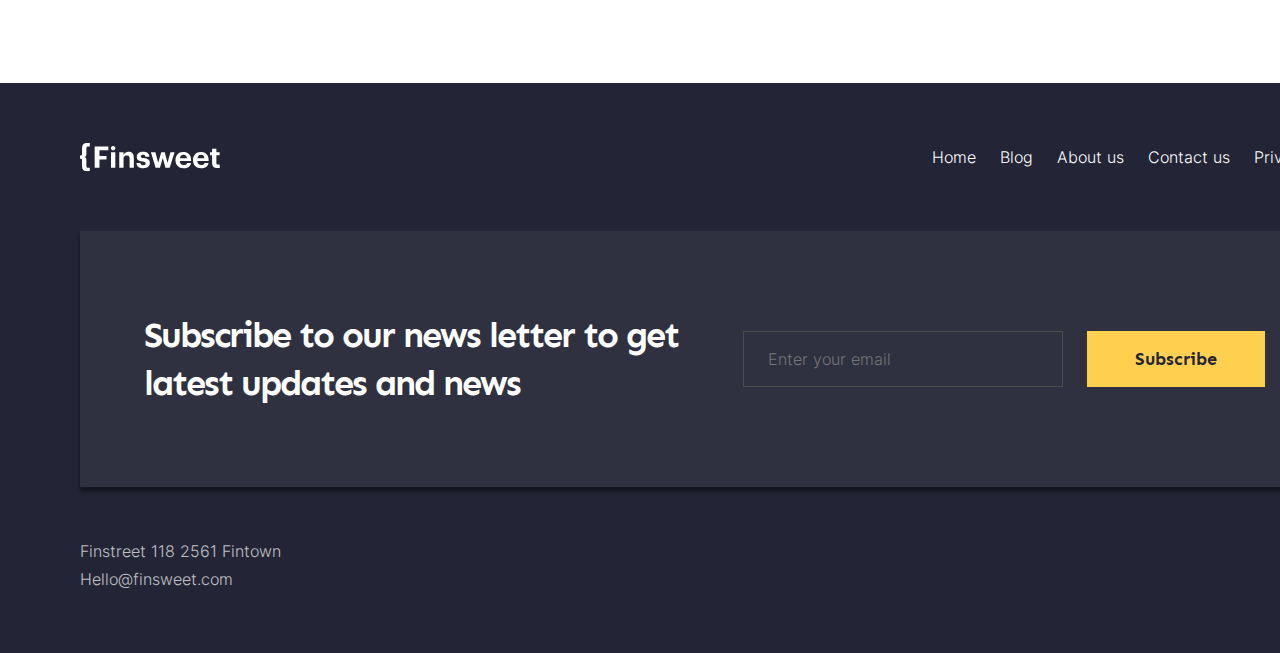
<file: privacy_Policy.html>
<!DOCTYPE html>
<html lang="en">
<head>
    <meta charset="UTF-8">
    <meta name="viewport" content="width=device-width, initial-scale=1.0">
    <link rel="stylesheet" href="fonts/fonts.css">
    <link rel="stylesheet" href="style.css">
    <title>Privacy Policy</title>
</head>
<body>
    <div class="container">
        <div class="header">
            <div class="logo"><img src="images/Logo.svg" alt="#"></div>
            <div class="navigation">
                <ul class="list">
                    <li> <a href="index.html">Home</a></li>
                    <li><a href="blog.html">Blog</a> </li>
                    <li><a href=""> About Us</a></li>
                    <li><a href="contacts.html">Contact Us</a> </li>
                    <li class="button"><a href="#"> Subscribe</a></li>
                </ul>
            </div>
        </div>
        <div class="privacy__title">
            <h1>Privacy Policy</h1>
            <p>Last Updated on 27th January 2022</p>
        </div>

        <div class="privacy__text">
            <h1>Lorem ipsum dolor sit amet</h1>
            <p>Lorem ipsum dolor sit amet, consectetur adipiscing elit, sed do eiusmod tempor incididunt ut labore et dolore magna aliqua. Ut enim ad minim veniam, quis nostrud exercitation ullamco laboris nisi ut aliquip ex ea commodo consequat. Duis aute irure dolor in reprehenderit in voluptate velit esse cillum dolore eu fugiat nulla pariatur.Lorem ipsum dolor sit amet, consectetur adipiscing elit, sed do eiusmod tempor incididunt ut labore et dolore magna aliqua. Non blandit massa enim nec. Scelerisque viverra mauris in aliquam sem. At risus viverra adipiscing at in tellus. Sociis natoque penatibus et magnis dis parturient montes. Ridiculus mus mauris vitae ultricies leo. Neque egestas congue quisque egestas diam. Risus in hendrerit gravida rutrum quisque non. Sit amet nulla facilisi morbi tempus iaculis urna. Lorem sed risus ultricies tristique nulla aliquet enim. Volutpat blandit aliquam etiam erat velit. Orci eu lobortis elementum nibh. Ipsum suspendisse ultrices gravida dictum fusce ut placerat orci nulla. Neque convallis a cras semper auctor neque vitae tempus quam.</p>
            
            <h1>Lorem ipsum dolor sit amet</h1>
            <p>Lorem ipsum dolor sit amet, consectetur adipiscing elit, sed do eiusmod tempor incididunt ut labore et dolore magna aliqua. Ut enim ad minim veniam, quis nostrud exercitation ullamco laboris nisi ut aliquip ex ea commodo consequat. Duis aute irure dolor in reprehenderit in voluptate velit esse cillum dolore eu fugiat nulla pariatur.Lorem ipsum dolor sit amet, consectetur adipiscing elit, sed do eiusmod tempor incididunt ut labore et dolore magna aliqua. Non blandit massa enim nec. Scelerisque viverra mauris in aliquam sem. At risus viverra adipiscing at in tellus. Sociis natoque penatibus et magnis dis parturient montes. Ridiculus mus mauris vitae ultricies leo. Neque egestas congue quisque egestas diam. Risus in hendrerit gravida rutrum quisque non. Sit amet nulla facilisi morbi tempus iaculis urna. Lorem sed risus ultricies tristique nulla aliquet enim. Volutpat blandit aliquam etiam erat velit. Orci eu lobortis elementum nibh. Ipsum suspendisse ultrices gravida dictum fusce ut placerat orci nulla. Neque convallis a cras semper auctor neque vitae tempus quam.</p>

            <p>Lorem ipsum dolor sit amet, consectetur adipiscing elit, sed do eiusmod tempor incididunt ut labore et dolore magna aliqua. Ut enim ad minim veniam, quis nostrud exercitation ullamco laboris nisi ut aliquip ex ea commodo consequat. Duis aute irure dolor in reprehenderit in voluptate velit esse cillum dolore eu fugiat nulla pariatur.Lorem ipsum dolor sit amet, consectetur adipiscing elit, sed do eiusmod tempor incididunt ut labore et dolore magna aliqua. Non blandit massa enim nec. Scelerisque viverra mauris in aliquam sem. At risus viverra adipiscing at in tellus. Sociis natoque penatibus et magnis dis parturient montes. Ridiculus mus mauris vitae ultricies leo. Neque egestas congue quisque egestas diam. Risus in hendrerit gravida rutrum quisque non. Sit amet nulla facilisi morbi tempus iaculis urna. Lorem sed risus ultricies tristique nulla aliquet enim. Volutpat blandit aliquam etiam erat velit. Orci eu lobortis elementum nibh. Ipsum suspendisse ultrices gravida dictum fusce ut placerat orci nulla. Neque convallis a cras semper auctor neque vitae tempus quam.</p>
        </div>

        <div class="footer">
            <div class="footer-header">
                <div class="footer-header_logo"><img src="images/Logo.svg" alt=""></div>
                <div class="footer-header_menu">
                    <ul class="footer-list">
                        <li><a href="index.html">Home</a></li>
                        <li><a href="blog.html"> Blog</a></li>
                        <li><a href="#"> About us</a></li> 
                        <li><a href="contacts.html"> Contact us</a></li>
                        <li><a href="privacy_Policy.html"> Privacy Policy</a></li>
                    </ul>
                </div>
            </div>
            <div class="footer-form">
                <div class="footer-form__title">
                    <h1>
                        Subscribe to our news letter to get latest updates and news
                    </h1>
                </div>
                <div class="footer-form__input">
                    <input type="text" placeholder="Enter your email">
                    <div class="footer-form__button">Subscribe</div>
                </div>
            </div>
        
            <div class="footer-contacts">
                <div class="footer-contacts__addres">
                    <p>Finstreet 118 2561 Fintown</p>
                    <p>Hello@finsweet.com  </p>
                </div>
            </div>
        
        </div>
    </div>
</body>
</html>
</file>
<file: fonts/fonts.css>
@font-face {
    font-family: 'Inter';
    src: url(./Inter/static/Inter-Light.ttf);
    font-weight: 400;
}

@font-face {
    font-family: 'Inter';
    src: url(./Inter/static/Inter-Medium.ttf);
    font-weight: 500;
}

@font-face {
    font-family: 'Inter';
    src: url(./Inter/static/Inter-Light.ttf);
    font-weight: 300;
}

@font-face {
    font-family: 'Inter';
    src: url(./Inter/static/Inter-Bold.ttf);
    font-weight: 700;
    font-style: bold;
}

@font-face {
    font-family: 'Inter';
    src: url(./Inter/static/Inter-ExtraBold.ttf);
    font-weight: 800;
}

@font-face {
    font-family: 'Inter';
    src: url(./Inter/static/Inter-Thin.ttf);
    font-weight: 100;
}

@font-face {
    font-family: 'Sen';
    src: url(./Sen/Sen-Regular.ttf);
    font-weight: 400;
}

@font-face {
    font-family: 'Sen';
    src: url(./Sen/Sen-Bold.ttf);
    font-weight: 700;
}
</file>
<file: style.css>
*{
    box-sizing: border-box;
    margin: 0;
    padding: 0;
    
}

.container {
    font-family: 'Inter';
    font-weight: normal;
    width: 1440px;
    margin: auto;
}


    /*------------------------------ header ------------------------------------------*/

.header { 
    padding: 12px 80px;
    background: #232536;
    display: flex;
    justify-content: space-between;
    align-items: center;
}

.logo {
    display: flex;
    
}

.logo__image-cart {
    width: 50px;
}

.logo span {
    width: 250px;
    font-family: 'Inter';
    font-weight: bold;
    color: white;
    font-size: 12px;
    line-height: 17px;
    margin-left: 10px;
}



.list {
    display: flex;
    align-items: center;
}

.navigation li{
    list-style-type: none;
    margin-left: 24px;
    font-style: normal;
    font-weight: 400;
    line-height: 28px;
}

.navigation a {
    text-decoration: none;
    color: white;
}

.button {
    padding: 16px 48px;
    background-color: #ffff;
}

.button a {
    color: #232536;
    font-size: 18px;
    font-weight: 700;
}

/* ---------------------------- main-content -------------------------------------- */



.main-content {
    height: 720px;
    background-image: url(images/minutka2.webp);
    background-size: cover;
    color: white;
    overflow: hidden;
}

.main-content__wrap {
    margin: 120px 80px;
    font-weight: 500;
    
}

.main-content__posted span {
    font-weight: bold;
}

.main-content h1 {
    margin-top: 24px;
    font-family: 'Sen';
    font-style: normal;
    font-weight: 700;
    font-size: 56px;
    line-height: 64px;
    letter-spacing: -2px;
}

.main-content__data {
    font-weight: 400;
    line-height: 28px;
    margin-top: 24px;
    
}

.main-content__data span {
    color: #FFD050;
}

.main-content__text {
    margin-top: 16px;
    font-weight: 400;
    line-height: 28px;
}

.main-content__wrap button {
    border: none;
    background-color: #FFD050;
    padding: 16px 48px;
    color: #232536;
    font-family: 'Sen';
    font-style: normal;
    font-weight: 700;
    font-size: 18px;
    line-height: 24px;
    margin-top: 65px;
}

/*------------------------------- POSTS  ----------------------*/

.wrapper {
    padding: 0px 80px;
}
.posts {
    display: flex;
    
    margin-top: 120px;
}

.featured__content {
    padding: 0px 32px;
    margin-top: 66px;
}

.featured__content img {
    width: 670px;
    height: 350px;
}
.featured__content_button a {
    text-decoration: none;
    color: #232536;
}

.featured__content_data {
    margin-top: 30px;
    font-weight: 500;
    font-size: 14px;
    line-height: 20px;
}

.featured__content_data span {
    color: #592EA9
}

.featured__content_title {
    margin-top: 16px;
    font-family: 'Sen';
    font-style: normal;
    font-weight: 700;
    font-size: 28px;
    line-height: 40px;
    letter-spacing: -1px;
    color: #232536;
}

.featured__content_text {
    margin-top: 16px;
    line-height: 28px;
    color: #6D6E76;
    font-weight: 400;
}

.featured__content_button {
    display: inline-block;
    margin-top: 32px;
    background: #FFD050;
    padding: 16px 48px;
    font-family: 'Sen';
    font-style: normal;
    font-weight: 700;
    font-size: 18px;
    line-height: 24px;
    color: #232536;
}

.posts__all_posts {
    width: 100%;
    margin-left: 32px;
    
 
    
}

.posts__all_posts_header {
    display: flex;
    justify-content: space-between;
    align-items: flex-end;
    
}

.posts__all_posts_header a {
    text-decoration: none;
}

.column__wrapper {
    margin-top: 32px;
}

.column {
    padding: 32px;
}
.column:hover {
    background: #FBF6EA;
    transition: 0.5s;
    
}




.column__data {
    font-family: 'Inter';
    font-style: normal;
    font-weight: 500;
    font-size: 14px;
    line-height: 20px;
    color: #4C4C4C;
}

.column__data span {
    color: #592EA9;
}


.column h1 {
    max-width: 370px;
    margin-top: 8px;
    font-family: 'Sen';
    font-style: normal;
    font-weight: 700;
    font-size: 24px;
    line-height: 32px;
    color: #232536;
}

.column a {
    text-decoration: none;
}


/* -------------- ABOUT US ---------------*/

.about__us {
    margin-top: 130px;
}

.about__us_head {
    width: 1060;
    display: flex;
    justify-content: end;
   
}

.left_side {
    width: 780px;
    height: 23px;
    background: #FFD050;
}

.right_side {
    width: 280px;
    height: 23px;
    background: #592EA9;
}

.about__us__content {
    padding: 96px 108px 96px 80px;
    background: #F4F0F8;
    display: flex;
    justify-content: space-between;
}

.content_left_title {
    font-weight: 600;
    line-height: 20px;
    letter-spacing: 3px;
    color: #232536;
}

.content__left h1 {
    font-family: 'Sen';
    font-style: normal;
    font-weight: 700;
    font-size: 36px;
    line-height: 48px;
    letter-spacing: -2px;
    color: #232536;
    margin-top: 24px;
}

.content_left_text {
    margin-top: 16px;
    font-weight: 400;
    line-height: 28px;
    color: #6D6E76;
}

.content__left_button {
    margin-top: 16px;
    font-family: 'Sen';
    font-style: normal;
    font-weight: 700;
    font-size: 18px;
    line-height: 32px;
    display: flex;
    align-items: center;
    color: #592EA9;
}

.content__left_button a {
    text-decoration: none;
}

.content__left {
    width: 45%;

}

/*------------------ category --------------*/

.category {
    margin-top: 130px;
}
.category__title {
    text-align: center;
    font-family: 'Sen';
    font-style: normal;
    font-weight: 700;
    font-size: 36px;
    line-height: 48px;
    letter-spacing: -2px;
    color: #232536;
}
.category__wrapper {
    display: flex;
    justify-content: space-between;
    
}
.category__wrapper_column {
    padding: 32px;
    max-width: 296px;
    border: 1px solid #6D6E76;
    margin-top: 48px;
}

.category__wrapper_column:hover {
    background: #FFD050
}

.column_icon {
    display: inline-block;
    padding: 12px;
    background-color: #FBF6EA;
    
}
.category__wrapper_column img {
    width: 48px;
    height: 48px;
    
}
.category__wrapper_column h1 {
    margin-top: 16px;
    font-family: 'Sen';
    font-style: normal;
    font-weight: 700;
    font-size: 28px;
    line-height: 40px;
    letter-spacing: -1px;
    color: #232536;
}
.category__wrapper_column p {
    margin-top: 4px;
    font-style: normal;
    font-weight: 400;
    line-height: 28px;
    color: #6D6E76;   
}

/*----------------- footer ----------------------- */

.footer {
    background-color: #232536;
    max-width: 100%;
    padding: 60px 80px;
    margin-top: 130px;
}

.footer-header {
    padding-bottom: 55px;
    display: flex;
    justify-content: space-between;
}

.footer-list {
    display: flex;
    align-items: center;}

.footer-list li {
    margin-left: 24px;
    list-style-type: none;
    
}
.footer-list li a {
    text-decoration: none;
    color: white;
    font-style: normal;
    font-weight: 400;
    line-height: 28px;
    
}

.footer-form {
    padding: 80px 64px;
    background: rgba(255, 255, 255, 0.06);
    box-shadow: 0px 4px 4px rgba(0, 0, 0, 0.25), 0px 4px 4px rgba(0, 0, 0, 0.25);
    display: flex;
}
.footer-form__title {
    max-width: 52%;
}

.footer-form__title h1 {
    font-family: 'Sen';
    font-weight: 700;
    font-size: 36px;
    line-height: 48px;
    letter-spacing: -2px;
    color: #FFFFFF;
}

.footer-form__input {
    max-width: 40%;
    display: flex;
    align-items: center;
}

.footer-form__input input {
    max-width: 320px;
    height: 56px;
    padding: 14px 160px 14px 24px;
    font-family: 'Inter';
    font-style: normal;
    font-weight: 400;
    line-height: 28px;
    background: transparent;
    font-size: 16px;
    color: #6D6E76;
    border: 1px solid #4C4C4C;
}

.footer-form__button {
    display: inline-block;
    background-color: white;
    padding: 16px 48px;
    height: 56px;
    font-family: 'Sen';
    font-weight: 700;
    font-size: 18px;
    line-height: 24px;
    color: #232536;
    background: #FFD050;
    margin-left: 24px;
}

.icon-facebook {
    width: 20px;
    height: 20px;
    color: white;
    background-color: white;
    
}

.footer-contacts__addres {
    font-family: 'Inter';
    margin-top: 50px;
    font-style: normal;
    font-weight: 400;
    font-size: 16px;
    line-height: 28px;
    color: #FFFFFF;
    opacity: 0.7;
}

/*----------------- BLOG ----------------------- */

.main-content__BLOG {
    background-image: none;
    background-color: #F4F0F8;
    height: auto;
}

.main-content__wrap_BLOG {
    display: flex;
    justify-content: space-between;
    margin: 80px;
}

.main-content__leftSide {
    max-width: 46%;
}

.main-content__leftSide .main-content__posted {
    font-weight: 500;
    line-height: 20px;
    letter-spacing: 3px;
    text-transform: uppercase;
    color: #232536;
}

.main-content__leftSide h1 {
    font-family: 'Sen';
    font-style: normal;
    font-weight: 700;
    font-size: 36px;
    line-height: 48px;
    letter-spacing: -2px;
    color: #232536;
}

.main-content__leftSide .main-content__data {
    font-weight: 500;
    font-size: 14px;
    line-height: 20px;
    color: #4C4C4C;
}

.main-content__leftSide .main-content__data span {
    color: #592EA9;
}



.main-content__leftSide .main-content__text {
    font-family: 'Inter';
    font-style: normal;
    font-weight: 400;
    font-size: 16px;
    line-height: 28px;
    color: #6D6E76;
}

/* --------------BLOG---All Posts----*/

.posts_title {
    font-family: 'Sen';
font-style: normal;
font-weight: 700;
font-size: 48px;
line-height: 64px;
letter-spacing: -2px;
color: #232536;
margin-top: 64px;


}

.posts_title__line {
    width: 100%;
    height: 1px;
    background-color: #6D6E76;
    opacity: 0.32;
    margin-bottom: 36px;
}

.posts_column {
    display: flex;
    align-items: center;
    padding-top: 64px;
}

.posts_column__content {
    margin-left: 32px;
    max-width: 625px;
}

.posts_column__content h3 {
    font-family: 'Inter';
    font-weight: 600;
    line-height: 20px;
    letter-spacing: 3px;
    text-transform: uppercase;
    color: #592EA9;
}

.posts_column__content h1 {
    font-family: 'Sen';
    font-weight: 700;
    font-size: 36px;
    line-height: 48px;
    letter-spacing: -2px;
    color: #232536;
    margin-top: 20px;
}

.posts_column__content p {
    font-weight: 400;
    line-height: 28px;
    color: #6D6E76;
    margin-top: 16px;
    font-size: 16px;
}

/*-----Blog---Post-----------*/

.post-info {
    max-width: 768px;
    margin: auto;
    padding-top: 128px;
}
.post-info h1 {
    margin: 24px 0px 34px 0px;
    font-family: 'Sen';
    font-style: normal;
    font-weight: 700;
    font-size: 48px;
    line-height: 64px;
    letter-spacing: -2px;
    color: #232536;
}


.author {
    display: flex;
    align-items: center;
    line-height: 28px;
    color: #6D6E76;
}

.author-name {
    font-family: 'Sen';
    font-style: normal;
    font-weight: 700;
    font-size: 28px;
    line-height: 40px;
    letter-spacing: -1px;
    color: #592EA9;
    opacity: 0.87;
}

.author div {
    margin-left: 16px;
}
.post-subtitle {
    display: flex;
    align-items: center;
}

.post-subtitle span {
    margin-left: 8px;
    font-family: 'Sen';
    font-weight: 700;
    font-size: 24px;
    line-height: 32px;
    color: #232536;
}


/*-----Blog---Post---BigImage--------*/

.post-bigImage {
    width: 1280px;
    margin: auto;
    padding: 64px 0;

   
}

.post-bigImage img {
    width: 100%;
    
}

/*-----Blog---Post---description--------*/

.post-description {
    max-width: 800px;
    margin: auto;
}

.post-description__list {
    box-sizing: border-box;
    padding: 24px;
}
.post-description__list li {
    font-family: 'Sen';
    font-style: normal;
    font-weight: 700;
    font-size: 24px;
    line-height: 32px;
    color: #161722;
    opacity: 0.78;
}

.post-description h1 {
    font-family: 'Sen';
    font-weight: 700;
    font-size: 36px;
    line-height: 48px;
    letter-spacing: -2px;
    color: #232536;
}

.post-description h1:not(:first-child){
    margin-top: 48px;
}

.post-description p {

    font-family: 'Inter';
    font-style: normal;
    font-size: 16px;
    line-height: 28px;
    margin-top: 16px;
    font-weight: 400;
    line-height: 28px;
    color: #6D6E76;
}

/*-----Blog---Post---what-next--------*/

.what-next {
    margin: 128px 80px;
    
}

.what-next__title {
    font-family: 'Sen';
    font-style: normal;
    font-weight: 700;
    font-size: 36px;
    line-height: 48px;
    text-align: left;
    letter-spacing: -2px;
    margin-bottom: 64px;

color: #000000;
}

.what-next__wrapper {
    display: flex;
    justify-content: space-between;
}
.what-next__column {
    max-width: 405px;
}
.what-next__column h1 {
   margin-top: 16px;
   font-family: 'Sen';
    font-style: normal;
    font-weight: 700;
    font-size: 28px;
    line-height: 40px;
    letter-spacing: -1px;
    color: #232536;
 

}
.what-next__column p {
   margin-top: 16px;
    line-height: 28px;
    color: #232536;
    opacity: 0.7;
}
.what-next__column_data {
    margin-top: 32px;
    font-weight: 500;
    font-size: 14px;
    line-height: 20px;
    color: #4C4C4C;
}

.what-next__column_data span {
    color: #592EA9;
}

/*-----Privacy__Policy-------*/

.privacy__title {
    padding: 80px 0;
    background: #F4F0F8;
    text-align: center;
}

.privacy__title p {
    margin-top: 5px;
    font-weight: 400;
    line-height: 28px;
    color: #232536;
    opacity: 0.6;
}

.privacy__title h1 {
    font-family: 'Sen';
    font-weight: 700;
    font-size: 48px;
    line-height: 64px;
    text-align: center;
    letter-spacing: -2px;
    color: #232536;
}

.privacy__text {
    max-width: 768px;
    margin: auto;
    padding-top: 96px;
}

.privacy__text h1 {
    font-family: 'Sen';
    font-style: normal;
    font-weight: 700;
    font-size: 48px;
    line-height: 64px;
    letter-spacing: -2px;
    color: #232536;
    margin-top: 32px;
}

.privacy__text p {
    font-weight: 400;
    font-size: 16px;
    line-height: 28px;
    color: #4C4C4C;
}

/*-------Contants-------*/

.contact__content {
    max-width: 768px;
    margin: auto;
    margin-top: 128px;
}
.contact__content h6 {
    font-family: 'Inter';
    font-weight: 900;
    line-height: 20px;
    text-align: center;
    letter-spacing: 3px;
    text-transform: uppercase;
    color: #232536;
}
.contact__content h1 {
    font-family: 'Sen';
    font-weight: 700;
    font-size: 48px;
    line-height: 64px;
    text-align: center;
    letter-spacing: -2px;
    color: #232536;
}
.contact__content_text {
    line-height: 28px;
    text-align: center;
    color: #6D6E76;
}

.contact__info {
    padding: 48px 73px 48px 64px;
    background: #592EA9;
    margin-top: 64px;
}

.workingHours_head {
    font-weight: 400;
    font-size: 14px;
    line-height: 20px;
    color: #FFFFFF;
    opacity: 0.6;
}

.workingHours_head .workingHours_line {
    width: 100%;
    height: 1px;
    opacity: 0.1;
    background-color: #FFFFFF;
    margin-top: 15px;
}

.contact__days {
    font-family: 'Sen';
    font-weight: 700;
    font-size: 20px ;
    line-height: 32px;
    color: #FFFFFF;
}

/*--------------------DropDown__menu--------------------*/

.button__Home {
    position: relative;
}
.dropDown__menu {
    width: 250px;
    height: 250px;
    position: absolute;
    background: #232536;
    color: white;
    opacity: 0.7;
    display: none;
    padding: 10px 40px 0px 40px;
    border-radius: 10px;
    left: -40px; 
}

.dropDown__menu p {
    /* background: rgba(255, 255, 255, 0.06);
    box-shadow: 0px 4px 4px rgba(0, 0, 0, 0.25), 0px 4px 4px rgba(0, 0, 0, 0.25); */
    background: #232536;
    border-radius: 5px;
    padding: 10px 20px;
    border-radius: 5px;
    margin-top: 20px;
}

.button__Home:hover .dropDown__menu {
    display: block;
}
</file>
